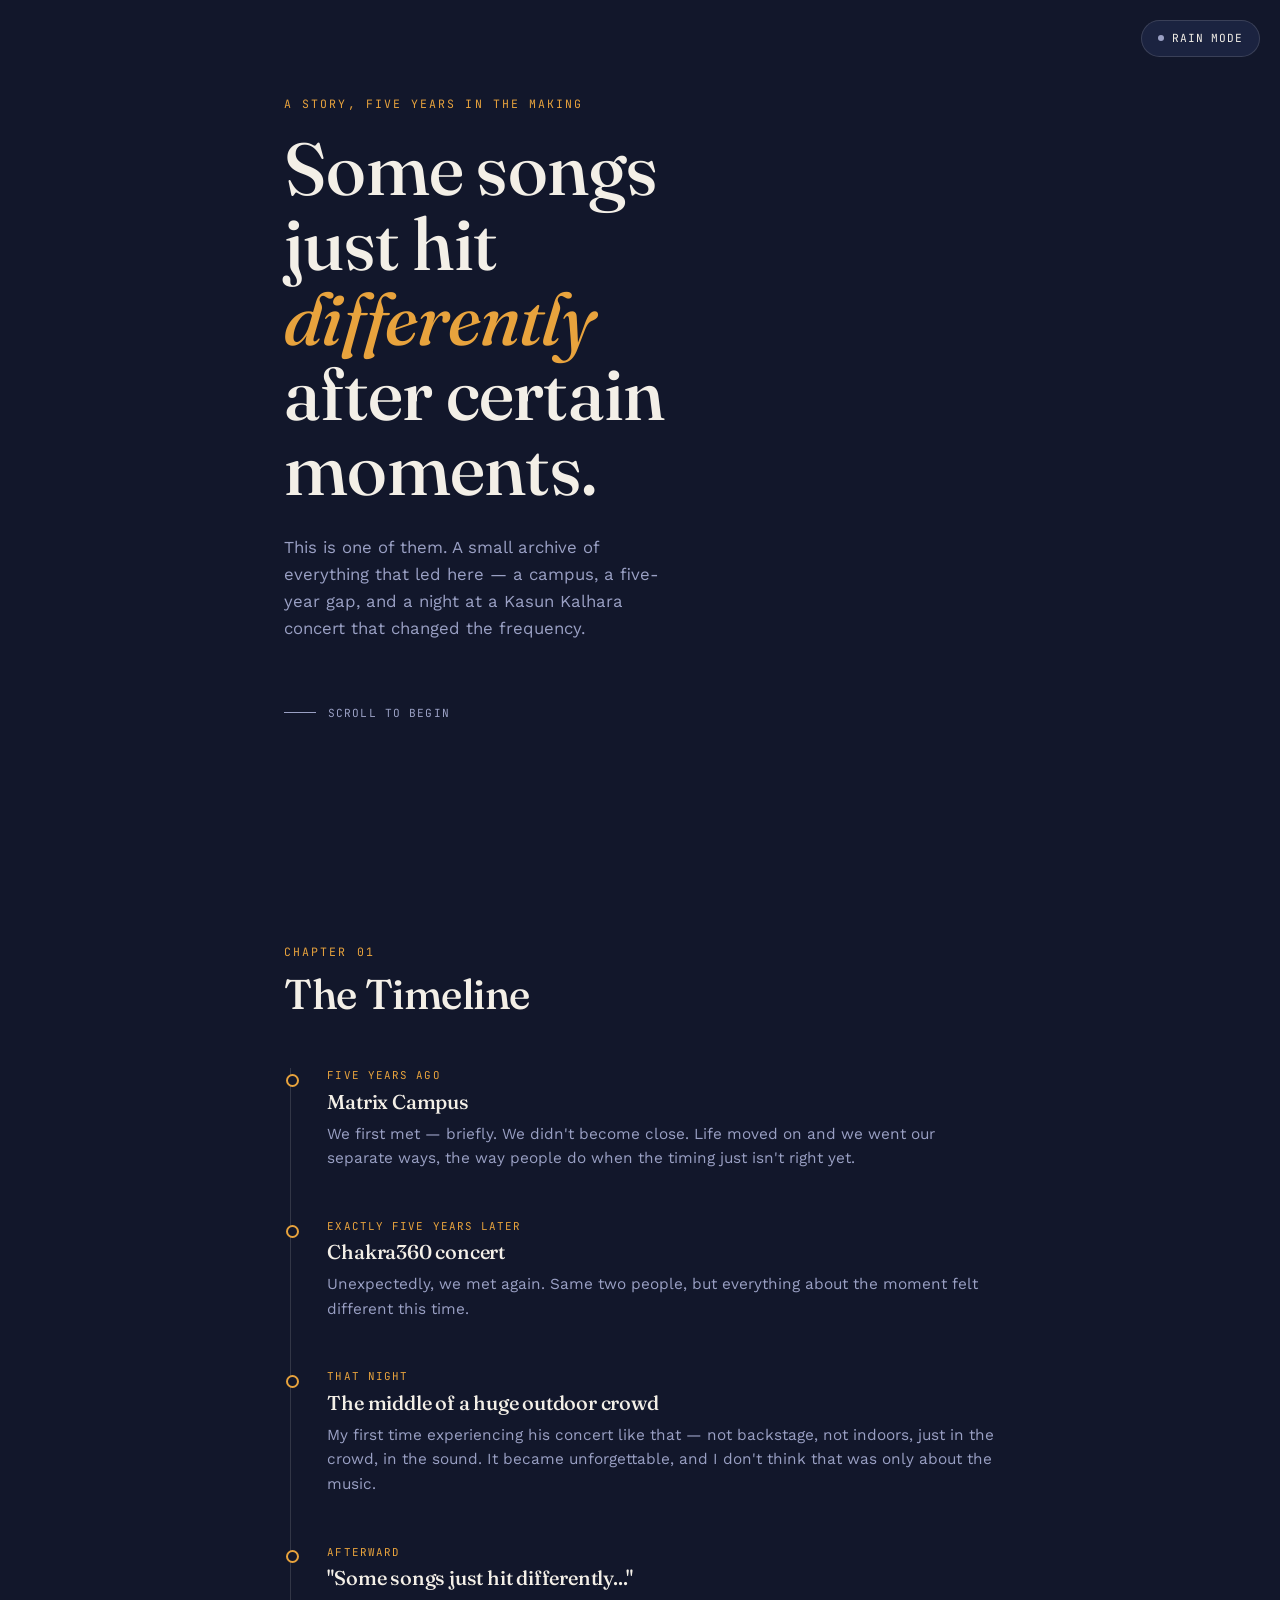
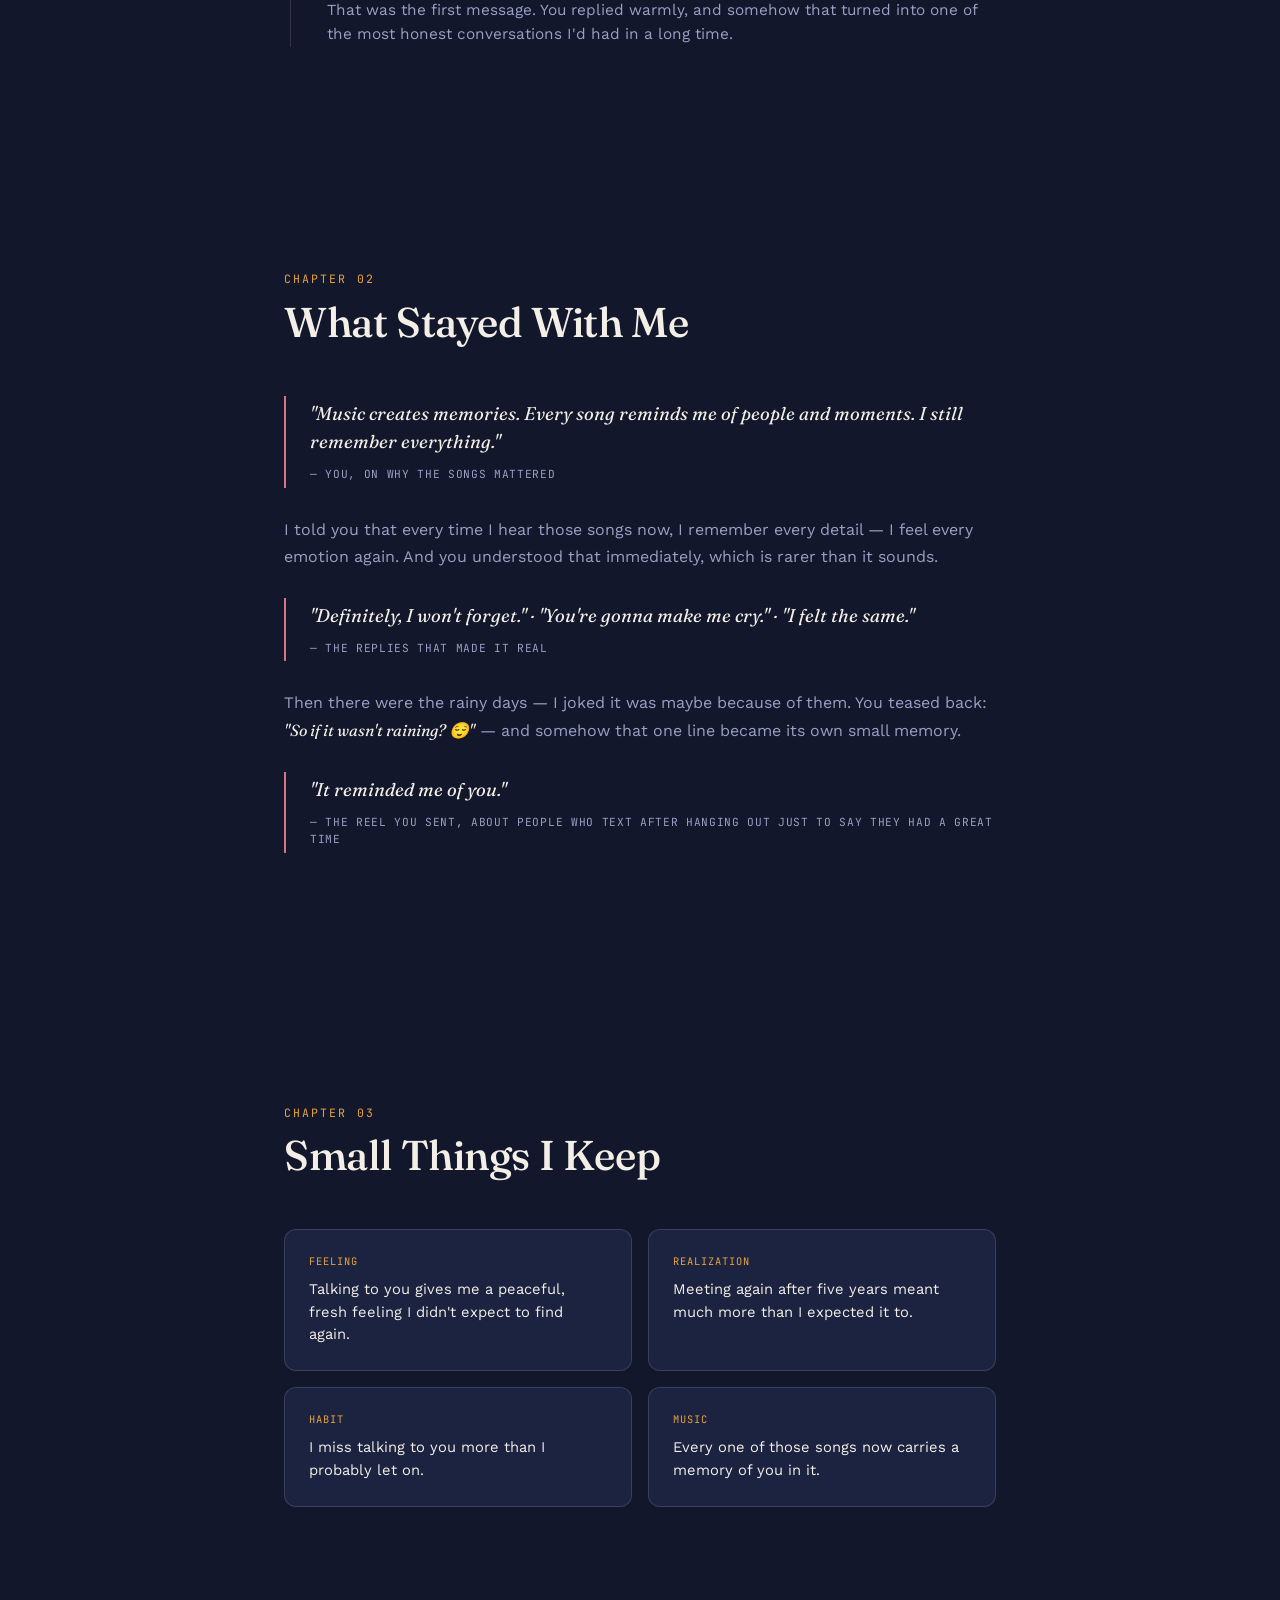
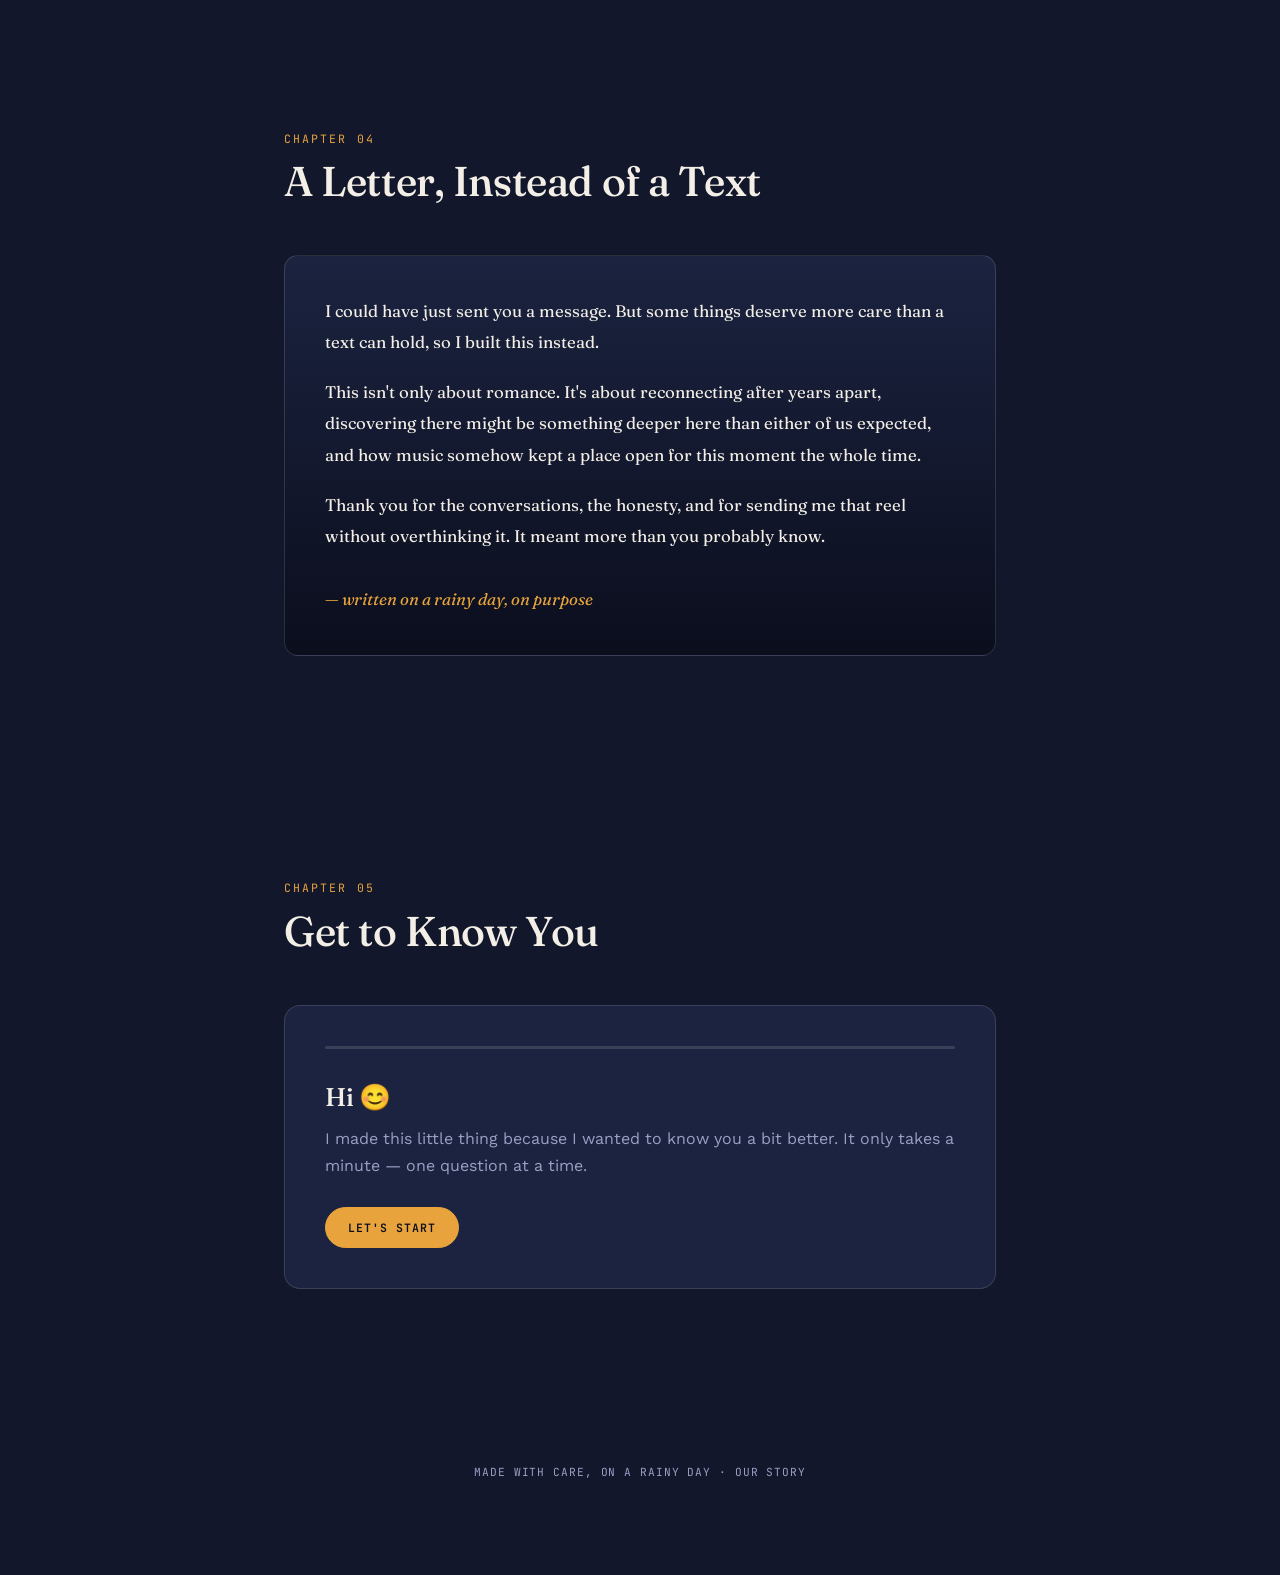
<file: index3.html>
<!DOCTYPE html>
<html lang="en">
<head>
<meta charset="UTF-8">
<meta name="viewport" content="width=device-width, initial-scale=1.0">
<title>Our Story</title>
<link rel="preconnect" href="https://fonts.googleapis.com">
<link rel="preconnect" href="https://fonts.gstatic.com" crossorigin>
<link href="https://fonts.googleapis.com/css2?family=Fraunces:ital,opsz,wght@0,9..144,300;0,9..144,500;0,9..144,600;1,9..144,500&family=Work+Sans:wght@300;400;500;600&family=JetBrains+Mono:wght@400;500&display=swap" rel="stylesheet">
<style>
  :root{
    --night:#12172B;
    --night-deep:#0B0E1D;
    --panel:#1B2340;
    --amber:#E8A33D;
    --rose:#D8748A;
    --cream:#F3EFE7;
    --lavender:#9AA0C4;
    --line: rgba(243,239,231,0.14);
  }
  *{box-sizing:border-box; margin:0; padding:0;}
  html{scroll-behavior:smooth;}
  body{
    background:var(--night);
    color:var(--cream);
    font-family:'Work Sans', sans-serif;
    font-weight:400;
    overflow-x:hidden;
    position:relative;
  }
  ::selection{background:var(--amber); color:var(--night-deep);}
  h1,h2,h3,.display{
    font-family:'Fraunces', serif;
    font-weight:500;
    letter-spacing:-0.01em;
  }
  .eyebrow{
    font-family:'JetBrains Mono', monospace;
    font-size:0.72rem;
    letter-spacing:0.18em;
    text-transform:uppercase;
    color:var(--amber);
  }
  section{
    position:relative;
    padding:7rem 1.5rem;
    max-width:760px;
    margin:0 auto;
  }
  @media (max-width:640px){ section{padding:4.5rem 1.25rem;} }

  /* ---------- Rain canvas ---------- */
  #rainCanvas{
    position:fixed; inset:0; width:100%; height:100%;
    pointer-events:none; z-index:1; opacity:0; transition:opacity 1.2s ease;
  }
  body.rain-on #rainCanvas{opacity:0.55;}
  #rainToggle{
    position:fixed; top:1.25rem; right:1.25rem; z-index:50;
    background:var(--panel); border:1px solid var(--line);
    color:var(--cream); font-family:'JetBrains Mono',monospace; font-size:0.7rem;
    letter-spacing:0.08em; text-transform:uppercase;
    padding:0.65rem 1rem; border-radius:100px; cursor:pointer;
    display:flex; align-items:center; gap:0.5rem;
    transition:border-color .3s ease, transform .2s ease;
  }
  #rainToggle:hover{border-color:var(--amber); transform:translateY(-1px);}
  #rainToggle .dot{width:6px; height:6px; border-radius:50%; background:var(--lavender); transition:background .3s ease;}
  body.rain-on #rainToggle .dot{background:var(--amber);}

  /* ---------- Hero ---------- */
  .hero{
    min-height:92vh; display:flex; flex-direction:column; justify-content:center;
    position:relative; z-index:2; padding-top:6rem;
  }
  .hero .eyebrow{margin-bottom:1.25rem;}
  .hero h1{
    font-size:clamp(2.6rem, 8vw, 4.6rem);
    line-height:1.02;
    max-width:11ch;
  }
  .hero h1 em{
    font-style:italic; color:var(--amber);
  }
  .hero p{
    margin-top:1.75rem; color:var(--lavender); font-size:1.05rem; max-width:38ch; line-height:1.6;
  }
  .scroll-cue{
    margin-top:4rem; display:flex; align-items:center; gap:0.75rem;
    font-family:'JetBrains Mono',monospace; font-size:0.7rem; color:var(--lavender);
    letter-spacing:0.1em; text-transform:uppercase;
  }
  .scroll-cue .line{width:32px; height:1px; background:var(--lavender); position:relative; overflow:hidden;}
  .scroll-cue .line::after{
    content:''; position:absolute; left:-100%; top:0; width:100%; height:100%; background:var(--amber);
    animation:cueMove 2s infinite ease-in-out;
  }
  @keyframes cueMove{ 50%{left:100%;} 100%{left:100%;} }

  /* ---------- Section headers ---------- */
  .sec-head{margin-bottom:3rem;}
  .sec-head h2{font-size:clamp(1.8rem,4.5vw,2.6rem); margin-top:0.6rem;}

  /* ---------- Timeline (setlist / ticket-stub motif) ---------- */
  .timeline{list-style:none; border-left:1px solid var(--line); margin-left:0.4rem;}
  .t-item{position:relative; padding:0 0 3rem 2.25rem;}
  .t-item:last-child{padding-bottom:0;}
  .t-item::before{
    content:''; position:absolute; left:-5px; top:0.35rem; width:9px; height:9px;
    border-radius:50%; background:var(--night); border:2px solid var(--amber);
  }
  .t-item .tag{font-family:'JetBrains Mono',monospace; font-size:0.68rem; color:var(--amber); letter-spacing:0.1em; text-transform:uppercase;}
  .t-item h3{font-size:1.25rem; margin-top:0.4rem; font-weight:500;}
  .t-item p{color:var(--lavender); margin-top:0.5rem; line-height:1.6; font-size:0.96rem;}

  /* ---------- Quote blocks ---------- */
  .quote{
    border-left:2px solid var(--rose); padding:0.25rem 0 0.25rem 1.5rem; margin:1.75rem 0;
    font-family:'Fraunces', serif; font-style:italic; font-size:1.15rem; color:var(--cream); line-height:1.55;
  }
  .quote cite{display:block; margin-top:0.6rem; font-family:'JetBrains Mono',monospace; font-style:normal; font-size:0.7rem; color:var(--lavender); letter-spacing:0.06em; text-transform:uppercase;}

  /* ---------- Memory cards ---------- */
  .cards{display:grid; grid-template-columns:1fr 1fr; gap:1rem; margin-top:2rem;}
  @media(max-width:560px){.cards{grid-template-columns:1fr;}}
  .card{
    background:var(--panel); border:1px solid var(--line); border-radius:12px; padding:1.5rem;
    transition:transform .25s ease, border-color .25s ease;
  }
  .card:hover{transform:translateY(-3px); border-color:var(--amber);}
  .card .k{font-family:'JetBrains Mono',monospace; font-size:0.65rem; color:var(--amber); letter-spacing:0.1em; text-transform:uppercase;}
  .card p{margin-top:0.6rem; font-size:0.92rem; color:var(--cream); line-height:1.55;}

  /* ---------- Letter ---------- */
  .letter{
    background:linear-gradient(180deg, var(--panel), var(--night-deep));
    border:1px solid var(--line); border-radius:14px; padding:2.5rem;
    font-family:'Fraunces',serif; font-size:1.05rem; line-height:1.85; color:var(--cream);
    margin-top:2rem;
  }
  .letter .sign{margin-top:2rem; font-style:italic; color:var(--amber);}

  /* ---------- Quiz ---------- */
  .quiz-wrap{
    background:var(--panel); border:1px solid var(--line); border-radius:16px;
    padding:2.5rem; margin-top:2rem; position:relative; overflow:hidden;
  }
  .progress-track{height:3px; background:var(--line); border-radius:2px; overflow:hidden; margin-bottom:2rem;}
  .progress-fill{height:100%; width:0%; background:var(--amber); transition:width .5s ease;}
  .q-screen{display:none; animation:fadeIn .5s ease;}
  .q-screen.active{display:block;}
  @keyframes fadeIn{ from{opacity:0; transform:translateY(8px);} to{opacity:1; transform:translateY(0);} }
  .q-title{font-family:'JetBrains Mono',monospace; font-size:0.68rem; color:var(--lavender); letter-spacing:0.1em; text-transform:uppercase; margin-bottom:0.75rem;}
  .q-text{font-family:'Fraunces',serif; font-size:1.5rem; margin-bottom:1.75rem; line-height:1.3;}
  .options{display:flex; flex-direction:column; gap:0.75rem;}
  .opt{
    background:var(--night); border:1px solid var(--line); color:var(--cream);
    padding:0.95rem 1.2rem; border-radius:10px; text-align:left; font-size:0.98rem;
    cursor:pointer; font-family:'Work Sans',sans-serif; transition:border-color .2s ease, background .2s ease;
  }
  .opt:hover{border-color:var(--amber);}
  .opt.selected{border-color:var(--amber); background:rgba(232,163,61,0.12);}
  .q-nav{display:flex; justify-content:space-between; margin-top:2rem;}
  .btn{
    font-family:'JetBrains Mono',monospace; font-size:0.72rem; letter-spacing:0.08em; text-transform:uppercase;
    padding:0.75rem 1.4rem; border-radius:100px; cursor:pointer; border:1px solid var(--line);
    background:transparent; color:var(--cream); transition:all .2s ease;
  }
  .btn:hover{border-color:var(--amber);}
  .btn.primary{background:var(--amber); color:var(--night-deep); border-color:var(--amber); font-weight:600;}
  .btn.primary:hover{opacity:0.9;}
  .btn:disabled{opacity:0.35; cursor:not-allowed;}
  .btn:disabled:hover{border-color:var(--line);}

  /* welcome + final screens inside quiz */
  .q-welcome, .q-final{text-align:left;}
  .q-welcome h3, .q-final h3{font-family:'Fraunces',serif; font-size:1.6rem; margin-bottom:0.85rem;}
  .q-welcome p, .q-final p{color:var(--lavender); line-height:1.65; margin-bottom:1.75rem;}
  .final-buttons{display:flex; gap:0.85rem; flex-wrap:wrap;}
  .final-buttons .btn{padding:0.9rem 1.5rem; font-size:0.76rem;}
  .comment-box{display:none; margin-top:1.25rem;}
  .comment-box label{display:block; margin-bottom:0.6rem; font-family:'JetBrains Mono',monospace; font-size:0.68rem; letter-spacing:0.08em; text-transform:uppercase; color:var(--lavender);}
  .comment-box textarea{
    width:100%; min-height:120px; resize:vertical; border:1px solid var(--line); border-radius:12px;
    background:var(--night); color:var(--cream); padding:1rem 1rem; font:inherit; line-height:1.6;
  }
  .comment-box textarea:focus{outline:none; border-color:var(--amber); box-shadow:0 0 0 1px rgba(232,163,61,0.4);}
  .comment-box .btn{margin-top:0.85rem;}
  #sendStatus{margin-top:1rem; font-family:'JetBrains Mono',monospace; font-size:0.72rem; color:var(--lavender);}
  .result-msg{display:none; font-family:'Fraunces',serif; font-size:1.3rem; color:var(--amber); margin-top:1rem;}

  /* confetti */
  #confettiCanvas{position:fixed; inset:0; pointer-events:none; z-index:60;}

  footer{
    text-align:center; padding:4rem 1.5rem 6rem; color:var(--lavender);
    font-family:'JetBrains Mono',monospace; font-size:0.7rem; letter-spacing:0.08em; text-transform:uppercase;
  }
</style>
</head>
<body>

<canvas id="rainCanvas"></canvas>
<canvas id="confettiCanvas"></canvas>

<button id="rainToggle" onclick="toggleRain()"><span class="dot"></span><span id="rainLabel">Rain mode</span></button>

<!-- HERO -->
<section class="hero">
  <div class="eyebrow">A story, five years in the making</div>
  <h1>Some songs<br>just hit <em>differently</em><br>after certain moments.</h1>
  <p>This is one of them. A small archive of everything that led here — a campus, a five-year gap, and a night at a Kasun Kalhara concert that changed the frequency.</p>
  <div class="scroll-cue"><span class="line"></span> Scroll to begin</div>
</section>

<!-- TIMELINE -->
<section id="timeline">
  <div class="sec-head">
    <div class="eyebrow">Chapter 01</div>
    <h2>The Timeline</h2>
  </div>
  <ul class="timeline">
    <li class="t-item">
      <div class="tag">Five years ago</div>
      <h3>Matrix Campus</h3>
      <p>We first met — briefly. We didn't become close. Life moved on and we went our separate ways, the way people do when the timing just isn't right yet.</p>
    </li>
    <li class="t-item">
      <div class="tag">Exactly five years later</div>
      <h3>Chakra360 concert</h3>
      <p>Unexpectedly, we met again. Same two people, but everything about the moment felt different this time.</p>
    </li>
    <li class="t-item">
      <div class="tag">That night</div>
      <h3>The middle of a huge outdoor crowd</h3>
      <p>My first time experiencing his concert like that — not backstage, not indoors, just in the crowd, in the sound. It became unforgettable, and I don't think that was only about the music.</p>
    </li>
    <li class="t-item">
      <div class="tag">Afterward</div>
      <h3>"Some songs just hit differently..."</h3>
      <p>That was the first message. You replied warmly, and somehow that turned into one of the most honest conversations I'd had in a long time.</p>
    </li>
  </ul>
</section>

<!-- CONVERSATION / QUOTES -->
<section id="moments">
  <div class="sec-head">
    <div class="eyebrow">Chapter 02</div>
    <h2>What Stayed With Me</h2>
  </div>

  <div class="quote">
    "Music creates memories. Every song reminds me of people and moments. I still remember everything."
    <cite>— you, on why the songs mattered</cite>
  </div>

  <p style="color:var(--lavender); line-height:1.7; margin-top:1.5rem;">I told you that every time I hear those songs now, I remember every detail — I feel every emotion again. And you understood that immediately, which is rarer than it sounds.</p>

  <div class="quote">
    "Definitely, I won't forget." · "You're gonna make me cry." · "I felt the same."
    <cite>— the replies that made it real</cite>
  </div>

  <p style="color:var(--lavender); line-height:1.7; margin-top:1.5rem;">Then there were the rainy days — I joked it was maybe because of them. You teased back: <em style="color:var(--cream); font-family:'Fraunces',serif;">"So if it wasn't raining? 😌"</em> — and somehow that one line became its own small memory.</p>

  <div class="quote">
    "It reminded me of you."
    <cite>— the reel you sent, about people who text after hanging out just to say they had a great time</cite>
  </div>
</section>

<!-- MEMORY CARDS -->
<section id="memories">
  <div class="sec-head">
    <div class="eyebrow">Chapter 03</div>
    <h2>Small Things I Keep</h2>
  </div>
  <div class="cards">
    <div class="card"><div class="k">Feeling</div><p>Talking to you gives me a peaceful, fresh feeling I didn't expect to find again.</p></div>
    <div class="card"><div class="k">Realization</div><p>Meeting again after five years meant much more than I expected it to.</p></div>
    <div class="card"><div class="k">Habit</div><p>I miss talking to you more than I probably let on.</p></div>
    <div class="card"><div class="k">Music</div><p>Every one of those songs now carries a memory of you in it.</p></div>
  </div>
</section>

<!-- LETTER -->
<section id="letter">
  <div class="sec-head">
    <div class="eyebrow">Chapter 04</div>
    <h2>A Letter, Instead of a Text</h2>
  </div>
  <div class="letter">
    <p>I could have just sent you a message. But some things deserve more care than a text can hold, so I built this instead.</p>
    <p style="margin-top:1.2rem;">This isn't only about romance. It's about reconnecting after years apart, discovering there might be something deeper here than either of us expected, and how music somehow kept a place open for this moment the whole time.</p>
    <p style="margin-top:1.2rem;">Thank you for the conversations, the honesty, and for sending me that reel without overthinking it. It meant more than you probably know.</p>
    <div class="sign">— written on a rainy day, on purpose</div>
  </div>
</section>

<!-- QUIZ -->
<section id="quiz">
  <div class="sec-head">
    <div class="eyebrow">Chapter 05</div>
    <h2>Get to Know You</h2>
  </div>

  <div class="quiz-wrap">
    <div class="progress-track"><div class="progress-fill" id="progressFill"></div></div>

    <!-- Welcome -->
    <div class="q-screen active" id="screen-welcome">
      <div class="q-welcome">
        <h3>Hi 😊</h3>
        <p>I made this little thing because I wanted to know you a bit better. It only takes a minute — one question at a time.</p>
        <button class="btn primary" onclick="goTo(1)">Let's start</button>
      </div>
    </div>

    <!-- Q1 -->
    <div class="q-screen" id="screen-1">
      <div class="q-title">Question 1 of 5</div>
      <div class="q-text">If you had one perfect day, how would you spend it?</div>
      <div class="options" data-q="1">
        <button class="opt">☕ Coffee &amp; conversation</button>
        <button class="opt">🌊 Beach</button>
        <button class="opt">🎵 Live music / concert</button>
        <button class="opt">🌿 Nature</button>
        <button class="opt">🍿 Movies</button>
        <button class="opt">✨ Something spontaneous</button>
      </div>
      <div class="q-nav"><button class="btn" onclick="goTo(0)">Back</button><button class="btn primary" id="next-1" disabled onclick="goTo(2)">Next</button></div>
    </div>

    <!-- Q2 -->
    <div class="q-screen" id="screen-2">
      <div class="q-title">Question 2 of 5</div>
      <div class="q-text">Which place would you choose for a first meet-up?</div>
      <div class="options" data-q="2">
        <button class="opt">☕ Cozy café</button>
        <button class="opt">🌅 Beach</button>
        <button class="opt">🌳 Park</button>
        <button class="opt">🍽️ Restaurant</button>
        <button class="opt">🎶 Live music</button>
        <button class="opt">📚 Bookstore</button>
      </div>
      <div class="q-nav"><button class="btn" onclick="goTo(1)">Back</button><button class="btn primary" id="next-2" disabled onclick="goTo(3)">Next</button></div>
    </div>

    <!-- Q3 -->
    <div class="q-screen" id="screen-3">
      <div class="q-title">Question 3 of 5</div>
      <div class="q-text">What's one quality you value most in a person?</div>
      <div class="options" data-q="3">
        <button class="opt">❤️ Kindness</button>
        <button class="opt">😊 Sense of humor</button>
        <button class="opt">🤝 Loyalty</button>
        <button class="opt">💬 Good communication</button>
        <button class="opt">🌟 Honesty</button>
      </div>
      <div class="q-nav"><button class="btn" onclick="goTo(2)">Back</button><button class="btn primary" id="next-3" disabled onclick="goTo(4)">Next</button></div>
    </div>

    <!-- Q4 -->
    <div class="q-screen" id="screen-4">
      <div class="q-title">Question 4 of 5</div>
      <div class="q-text">If we met again, what would you like us to do together?</div>
      <div class="options" data-q="4">
        <button class="opt">☕ Grab a coffee</button>
        <button class="opt">🎵 Go to another concert</button>
        <button class="opt">🚗 Take a short road trip</button>
        <button class="opt">🍰 Try a new café</button>
        <button class="opt">🌊 Watch the sunset</button>
      </div>
      <div class="q-nav"><button class="btn" onclick="goTo(3)">Back</button><button class="btn primary" id="next-4" disabled onclick="goTo(5)">Next</button></div>
    </div>

    <!-- Q5 / Final -->
    <div class="q-screen" id="screen-5">
      <div class="q-final">
        <div class="q-title">Question 5 of 5 · Last one 😊</div>
        <h3>I'd really like to see you again.</h3>
        <p>Would you be interested in going on a coffee date with me sometime?</p>
        <div class="final-buttons">
          <button class="btn primary" onclick="submitAnswer('Yes, I\'d love to')">❤️ Yes, I'd love to</button>
          <button class="btn" onclick="submitAnswer('Let\'s plan another day')">☺️ Let's plan another day</button>
          <button class="btn" onclick="showCommentBox('I have a different idea')">💡 I have a different idea</button>
        </div>

        <div class="comment-box" id="commentBox">
          <label for="commentInput">Tell me your idea or a quick note</label>
          <textarea id="commentInput" placeholder="Maybe a coffee place, a sunset walk, a movie night, or just a short note you'd like to leave..."></textarea>
          <button class="btn primary" onclick="submitAnswer(window.pendingChoice || 'I have a different idea', document.getElementById('commentInput').value.trim())">Send my note</button>
        </div>

        <div id="sendStatus"></div>
        <div class="result-msg" id="resultMsg"></div>
      </div>
    </div>
  </div>
</section>

<footer>Made with care, on a rainy day · Our Story</footer>

<script>
/* ---------------- Rain canvas ---------------- */
const rc = document.getElementById('rainCanvas');
const rctx = rc.getContext('2d');
let drops = [];
function sizeCanvas(){ rc.width = window.innerWidth; rc.height = window.innerHeight; }
sizeCanvas();
window.addEventListener('resize', sizeCanvas);
function initDrops(){
  drops = [];
  const count = Math.floor(window.innerWidth / 12);
  for(let i=0;i<count;i++){
    drops.push({
      x: Math.random()*rc.width,
      y: Math.random()*rc.height,
      len: 10 + Math.random()*18,
      speed: 4 + Math.random()*6,
      opacity: 0.15 + Math.random()*0.35
    });
  }
}
initDrops();
let rainActive = false;
function drawRain(){
  rctx.clearRect(0,0,rc.width,rc.height);
  if(rainActive){
    rctx.strokeStyle = 'rgba(154,160,196,0.6)';
    rctx.lineWidth = 1;
    drops.forEach(d=>{
      rctx.globalAlpha = d.opacity;
      rctx.beginPath();
      rctx.moveTo(d.x, d.y);
      rctx.lineTo(d.x, d.y + d.len);
      rctx.stroke();
      d.y += d.speed;
      d.x -= 0.6;
      if(d.y > rc.height){ d.y = -20; d.x = Math.random()*rc.width; }
    });
    rctx.globalAlpha = 1;
  }
  requestAnimationFrame(drawRain);
}
drawRain();
function toggleRain(){
  rainActive = !rainActive;
  document.body.classList.toggle('rain-on', rainActive);
  document.getElementById('rainLabel').textContent = rainActive ? 'Rain on' : 'Rain mode';
}

/* ---------------- Quiz logic ---------------- */
const answers = {};
const screens = ['welcome',1,2,3,4,5];
function goTo(step){
  screens.forEach(s=>{
    document.getElementById('screen-'+s).classList.remove('active');
  });
  document.getElementById('screen-'+step).classList.add('active');
  const pct = step === 'welcome' ? 0 : (step/5)*100;
  document.getElementById('progressFill').style.width = pct + '%';
}
document.querySelectorAll('.options').forEach(group=>{
  const qNum = group.dataset.q;
  group.querySelectorAll('.opt').forEach(btn=>{
    btn.addEventListener('click', ()=>{
      group.querySelectorAll('.opt').forEach(b=>b.classList.remove('selected'));
      btn.classList.add('selected');
      answers['q'+qNum] = btn.textContent.trim();
      document.getElementById('next-'+qNum).disabled = false;
    });
  });
});

/* ---------------- FormSubmit email submission ---------------- */
const FORM_EMAIL = 'sasindunisal@gmail.com';

function showCommentBox(choice){
  window.pendingChoice = choice;
  document.getElementById('commentBox').style.display = 'block';
  document.getElementById('commentInput').focus();
}

function submitAnswer(choice, customComment = ''){
  const statusEl = document.getElementById('sendStatus');
  const resultEl = document.getElementById('resultMsg');
  const cleanedComment = (customComment || '').trim();
  const finalText = cleanedComment ? `${choice} — ${cleanedComment}` : choice;

  const payload = {
    _subject: 'Our Story response',
    _captcha: 'false',
    final_answer: finalText,
    q1: answers.q1 || '',
    q2: answers.q2 || '',
    q3: answers.q3 || '',
    q4: answers.q4 || '',
    comment: cleanedComment,
    suggestion: cleanedComment || choice,
    email: FORM_EMAIL
  };

  statusEl.textContent = 'Sending...';

  const finish = () => {
    resultEl.style.display = 'block';
    if(choice.startsWith('Yes')){
      resultEl.textContent = "❤️ She said yes.";
      launchConfetti();
    } else {
      resultEl.textContent = "Noted — no pressure at all. 😊";
    }
    statusEl.textContent = '';
  };

  fetch(`https://formsubmit.co/ajax/${FORM_EMAIL}`, {
    method: 'POST',
    headers: {
      'Content-Type': 'application/json',
      'Accept': 'application/json'
    },
    body: JSON.stringify(payload)
  })
    .then((response) => {
      if (!response.ok) {
        throw new Error(`FormSubmit failed: ${response.status}`);
      }
      return response.json();
    })
    .then(() => {
      statusEl.textContent = 'Sent.';
      finish();
    })
    .catch((err) => {
      console.error('FormSubmit error:', err);
      statusEl.textContent = 'Could not send automatically. Please try again.';
      finish();
    });
}

/* ---------------- Confetti ---------------- */
const cc = document.getElementById('confettiCanvas');
const cctx = cc.getContext('2d');
function sizeConfetti(){ cc.width = window.innerWidth; cc.height = window.innerHeight; }
sizeConfetti();
window.addEventListener('resize', sizeConfetti);
function launchConfetti(){
  const colors = ['#E8A33D','#D8748A','#F3EFE7','#9AA0C4'];
  const pieces = Array.from({length:140}, ()=>({
    x: Math.random()*cc.width,
    y: -20 - Math.random()*cc.height*0.3,
    r: 4 + Math.random()*5,
    c: colors[Math.floor(Math.random()*colors.length)],
    speed: 2 + Math.random()*3,
    drift: -1 + Math.random()*2,
    rot: Math.random()*360,
    rotSpeed: -6 + Math.random()*12
  }));
  let frame = 0;
  function animate(){
    cctx.clearRect(0,0,cc.width,cc.height);
    let stillFalling = false;
    pieces.forEach(p=>{
      p.y += p.speed; p.x += p.drift; p.rot += p.rotSpeed;
      if(p.y < cc.height + 20) stillFalling = true;
      cctx.save();
      cctx.translate(p.x,p.y);
      cctx.rotate(p.rot*Math.PI/180);
      cctx.fillStyle = p.c;
      cctx.fillRect(-p.r/2,-p.r/2,p.r,p.r*0.6);
      cctx.restore();
    });
    frame++;
    if(stillFalling && frame < 260){ requestAnimationFrame(animate); }
    else { cctx.clearRect(0,0,cc.width,cc.height); }
  }
  animate();
}
</script>
</body>
</html>
</file>
